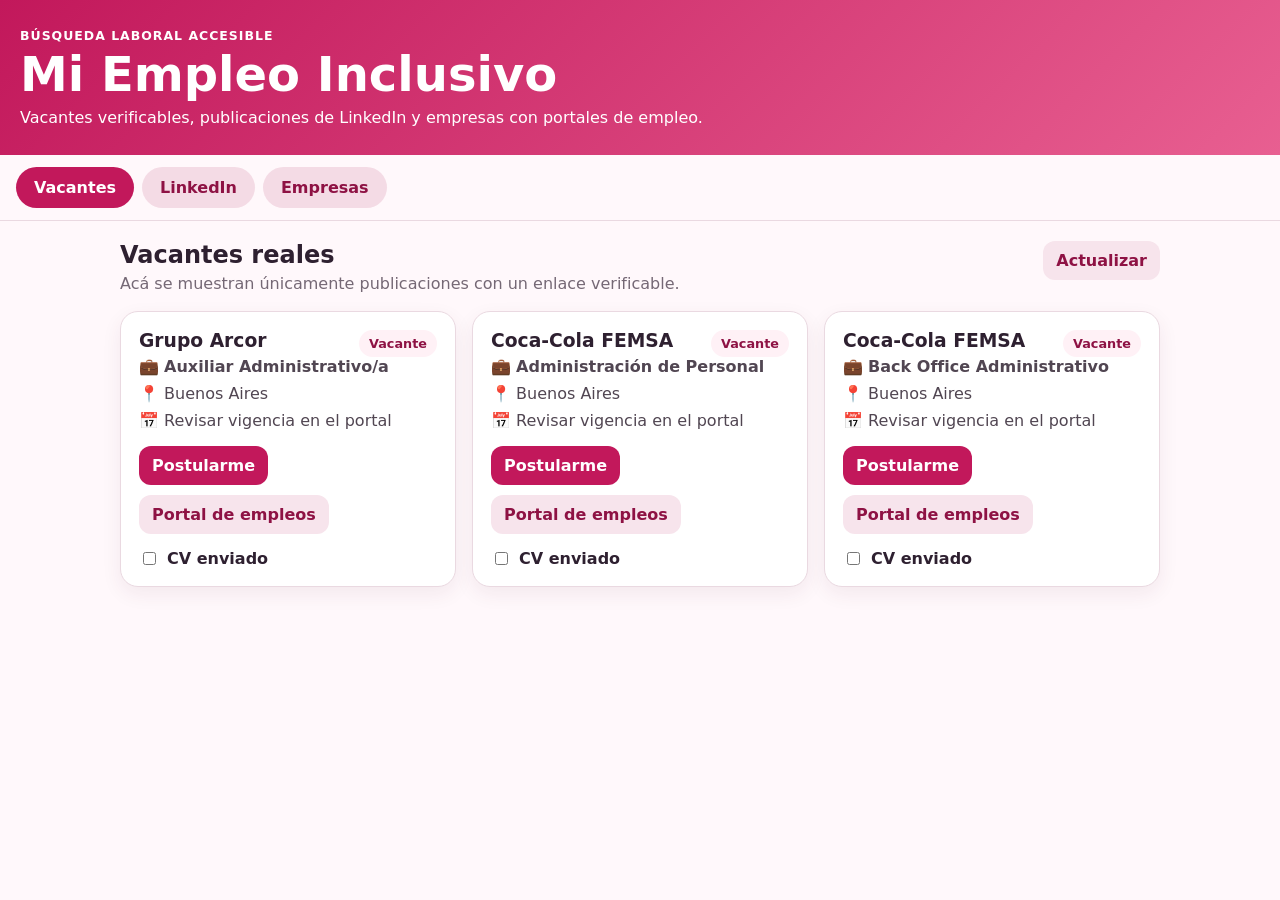
<file: index.html>
<!doctype html><html lang="es"><head><meta charset="utf-8"><meta name="viewport" content="width=device-width,initial-scale=1"><meta name="theme-color" content="#c2185b"><title>Mi Empleo Inclusivo</title><link rel="manifest" href="./manifiesto.webmanifest"><link rel="stylesheet" href="./estilos.css?v=23"></head><body><header class="hero"><div><p class="eyebrow">Búsqueda laboral accesible</p><h1>Mi Empleo Inclusivo</h1><p>Vacantes verificables, publicaciones de LinkedIn y empresas con portales de empleo.</p></div><button id="installBtn" class="install hidden">Instalar app</button></header><nav class="tabs"><button class="tab active" data-tab="vacantes">Vacantes</button><button class="tab" data-tab="linkedin">LinkedIn</button><button class="tab" data-tab="empresas">Empresas</button></nav><main><section id="vacantes" class="panel active"><div class="section-head"><div><h2>Vacantes reales</h2><p>Acá se muestran únicamente publicaciones con un enlace verificable.</p><small id="vacancyStatus"></small></div><button id="refreshVacancies" class="secondary-btn">Actualizar</button></div><div id="vacancyList" class="cards vacancy-list"></div></section><section id="linkedin" class="panel"><div class="section-head"><div><h2>LinkedIn</h2><p>Publicaciones públicas de las personas que elegiste seguir.</p><small id="linkedinStatus"></small></div><div class="toolbar"><button id="openPerson" class="secondary-btn">Agregar persona</button><button id="refreshLinkedin" class="secondary-btn">Actualizar publicaciones</button></div></div><div id="linkedinList" class="cards"></div></section><section id="empresas" class="panel"><div class="section-head"><div><h2>Empresas</h2><p>Portales oficiales para revisar oportunidades.</p></div><button id="openCompany" class="secondary-btn">Agregar empresa</button></div><input id="companySearch" class="search" type="search" placeholder="Buscar empresa"><div id="companyList" class="company-grid"></div></section></main><dialog id="personModal"><form method="dialog" id="personForm"><h3>Agregar persona de LinkedIn</h3><label>Nombre<input name="name" required></label><label>Perfil de LinkedIn<input name="profile" type="url" required></label><div class="dialog-actions"><button type="button" class="close secondary-btn">Cancelar</button><button class="primary-btn" type="submit">Guardar</button></div></form></dialog><dialog id="companyModal"><form method="dialog" id="companyForm"><h3>Agregar empresa</h3><label>Nombre<input name="name" required></label><label>Portal de empleos<input name="url" type="url" required></label><label>Dominio<input name="domain" placeholder="empresa.com"></label><div class="dialog-actions"><button type="button" class="close secondary-btn">Cancelar</button><button class="primary-btn" type="submit">Guardar</button></div></form></dialog><dialog id="infoModal"><div><h3>LinkedIn</h3><p>Las publicaciones guardadas pueden cambiar o vencer. Abrí siempre el enlace para comprobar su vigencia.</p><button class="close-info primary-btn">Entendido</button></div></dialog><script src="./app.js?v=23"></script></body></html>
</file>
<file: estilos.css>
:root{--pink:#c2185b;--pink-dark:#8e1244;--soft:#fff1f6;--ink:#2e2030;--muted:#756875;--line:#ead9e1;--card:#fff}*{box-sizing:border-box}body{margin:0;font-family:system-ui,-apple-system,Segoe UI,Roboto,sans-serif;background:#fff8fb;color:var(--ink)}button,input{font:inherit}.hero{display:flex;justify-content:space-between;align-items:center;gap:20px;padding:28px 20px;background:linear-gradient(135deg,#c2185b,#e85f91);color:#fff}.hero h1{margin:3px 0 6px;font-size:clamp(1.8rem,5vw,3rem)}.hero p{margin:0;max-width:720px}.eyebrow{font-weight:800;text-transform:uppercase;letter-spacing:.08em;font-size:.78rem}.hidden{display:none!important}.tabs{display:flex;gap:8px;padding:12px 16px;position:sticky;top:0;background:rgba(255,248,251,.96);backdrop-filter:blur(10px);border-bottom:1px solid var(--line);z-index:5;overflow:auto}.tab{border:0;border-radius:999px;padding:11px 18px;background:#f4dbe5;color:var(--pink-dark);font-weight:800}.tab.active{background:var(--pink);color:#fff}main{max-width:1080px;margin:auto;padding:20px}.panel{display:none}.panel.active{display:block}.section-head{display:flex;justify-content:space-between;align-items:flex-start;gap:14px;margin-bottom:18px}.section-head h2{margin:0 0 5px}.section-head p{margin:0;color:var(--muted)}.cards{display:grid;grid-template-columns:repeat(auto-fit,minmax(270px,1fr));gap:16px}.linkedin-card,.company,.notice{background:var(--card);border:1px solid var(--line);border-radius:18px;padding:18px;box-shadow:0 7px 20px rgba(91,35,58,.07)}.card-top{display:flex;justify-content:space-between;gap:12px}.person{margin:0}.badge{background:var(--soft);color:var(--pink-dark);border-radius:999px;padding:6px 10px;font-size:.8rem;font-weight:800;white-space:nowrap}.type{margin:13px 0;font-weight:700}.meta{display:grid;gap:8px;color:#514652}.actions{display:flex;flex-wrap:wrap;gap:10px;margin-top:16px}.actions a,.primary-btn,.secondary-btn,.install{display:inline-flex;align-items:center;justify-content:center;text-decoration:none;border-radius:12px;padding:10px 13px;font-weight:800;border:0;cursor:pointer}.primary,.primary-btn{background:var(--pink);color:#fff}.secondary,.secondary-btn{background:#f7e4ec;color:var(--pink-dark)}.install{background:#fff;color:var(--pink-dark)}.sent{display:flex;gap:8px;align-items:center;margin-top:15px;font-weight:700}.custom-note{margin-top:12px;color:var(--muted);font-size:.9rem}.toolbar{display:flex;gap:8px;flex-wrap:wrap}.search{width:100%;padding:13px 15px;border:1px solid var(--line);border-radius:13px;margin-bottom:16px}.company-grid{display:grid;grid-template-columns:repeat(auto-fit,minmax(230px,1fr));gap:14px}.company{display:flex;align-items:center;gap:13px}.logo,.fallback{width:48px;height:48px;border-radius:12px}.logo{object-fit:contain}.fallback{display:grid;place-items:center;background:var(--soft);font-weight:900;color:var(--pink-dark)}.company-info h3{margin:0 0 4px}.company-info a{color:var(--pink-dark);font-weight:800}dialog{border:0;border-radius:18px;padding:22px;max-width:460px;width:calc(100% - 30px);box-shadow:0 20px 60px rgba(0,0,0,.25)}dialog::backdrop{background:rgba(45,20,35,.5)}dialog form{display:grid;gap:14px}dialog label{display:grid;gap:6px;font-weight:700}dialog input{padding:11px;border:1px solid var(--line);border-radius:10px}.dialog-actions{display:flex;justify-content:flex-end;gap:10px}@media(max-width:600px){.hero,.section-head{flex-direction:column}.hero{align-items:flex-start}.tabs{padding:10px}.tab{flex:1}.actions a{width:100%}}
</file>
